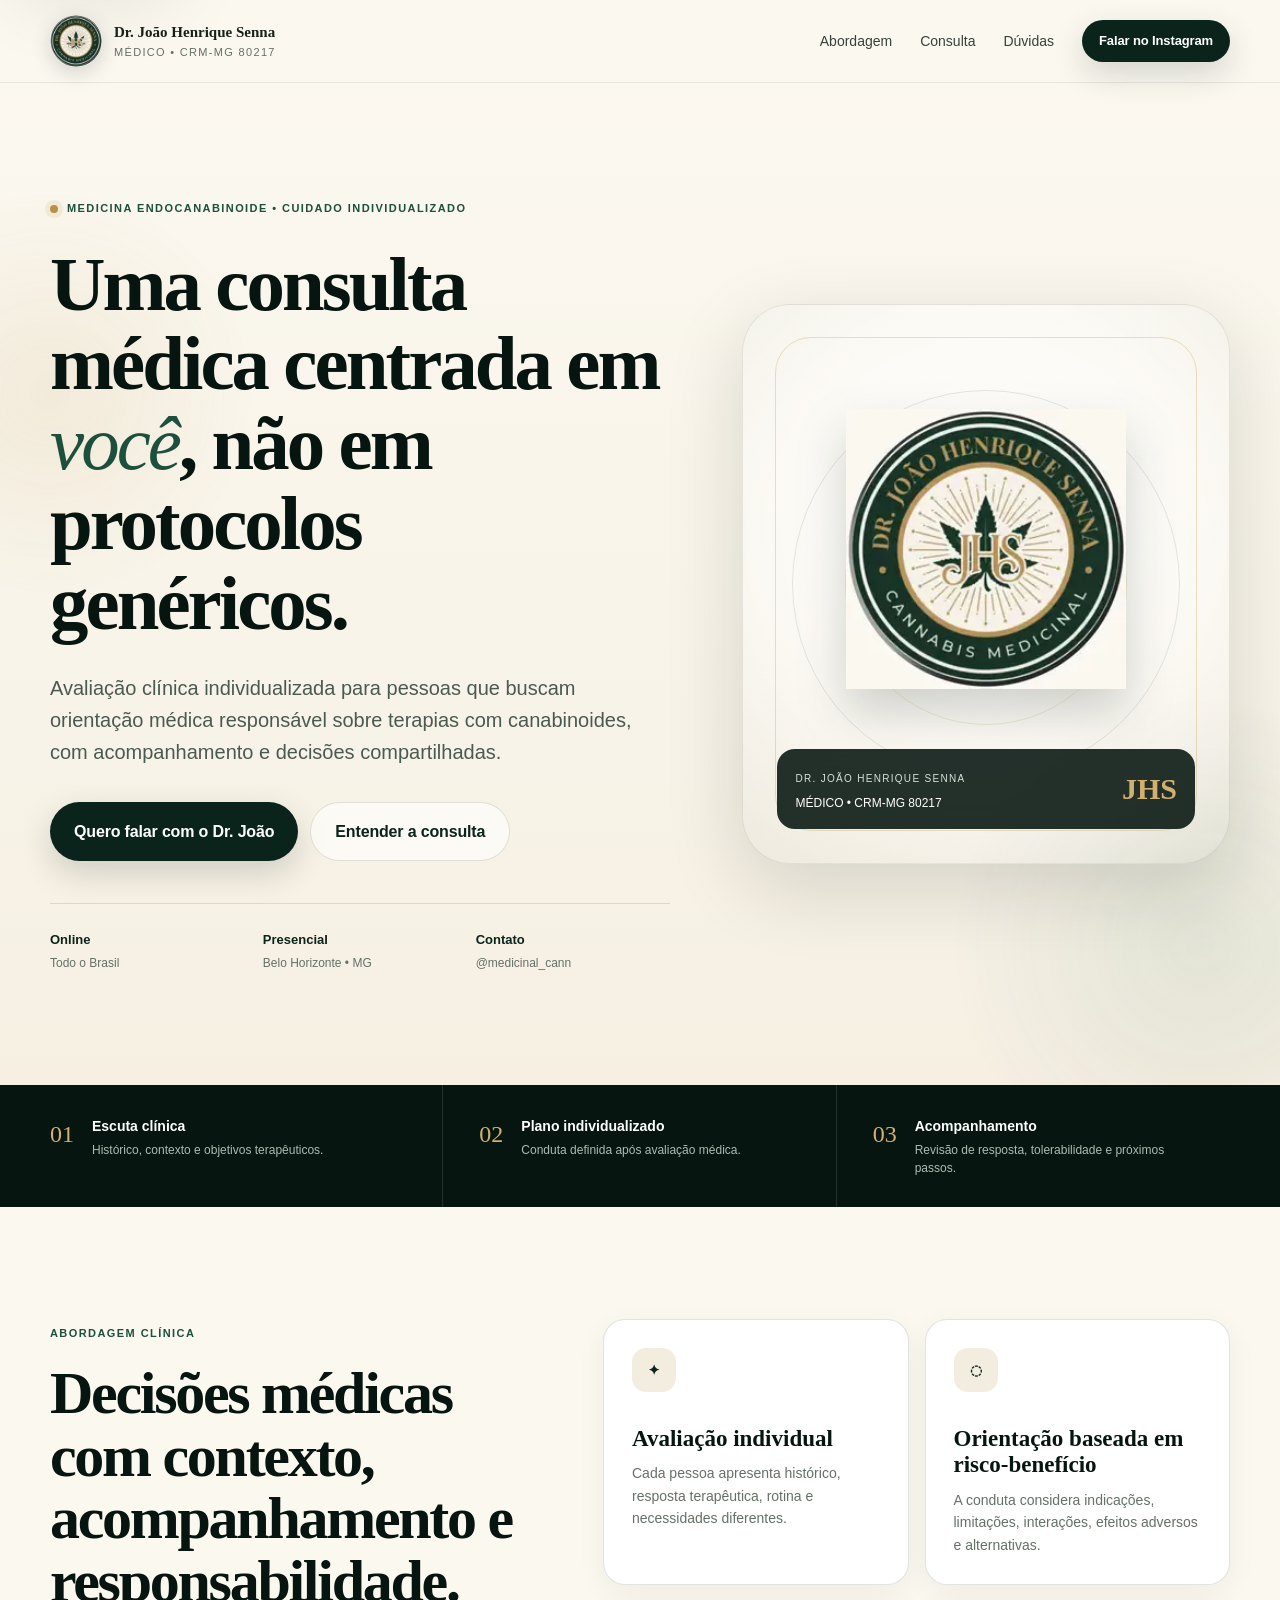
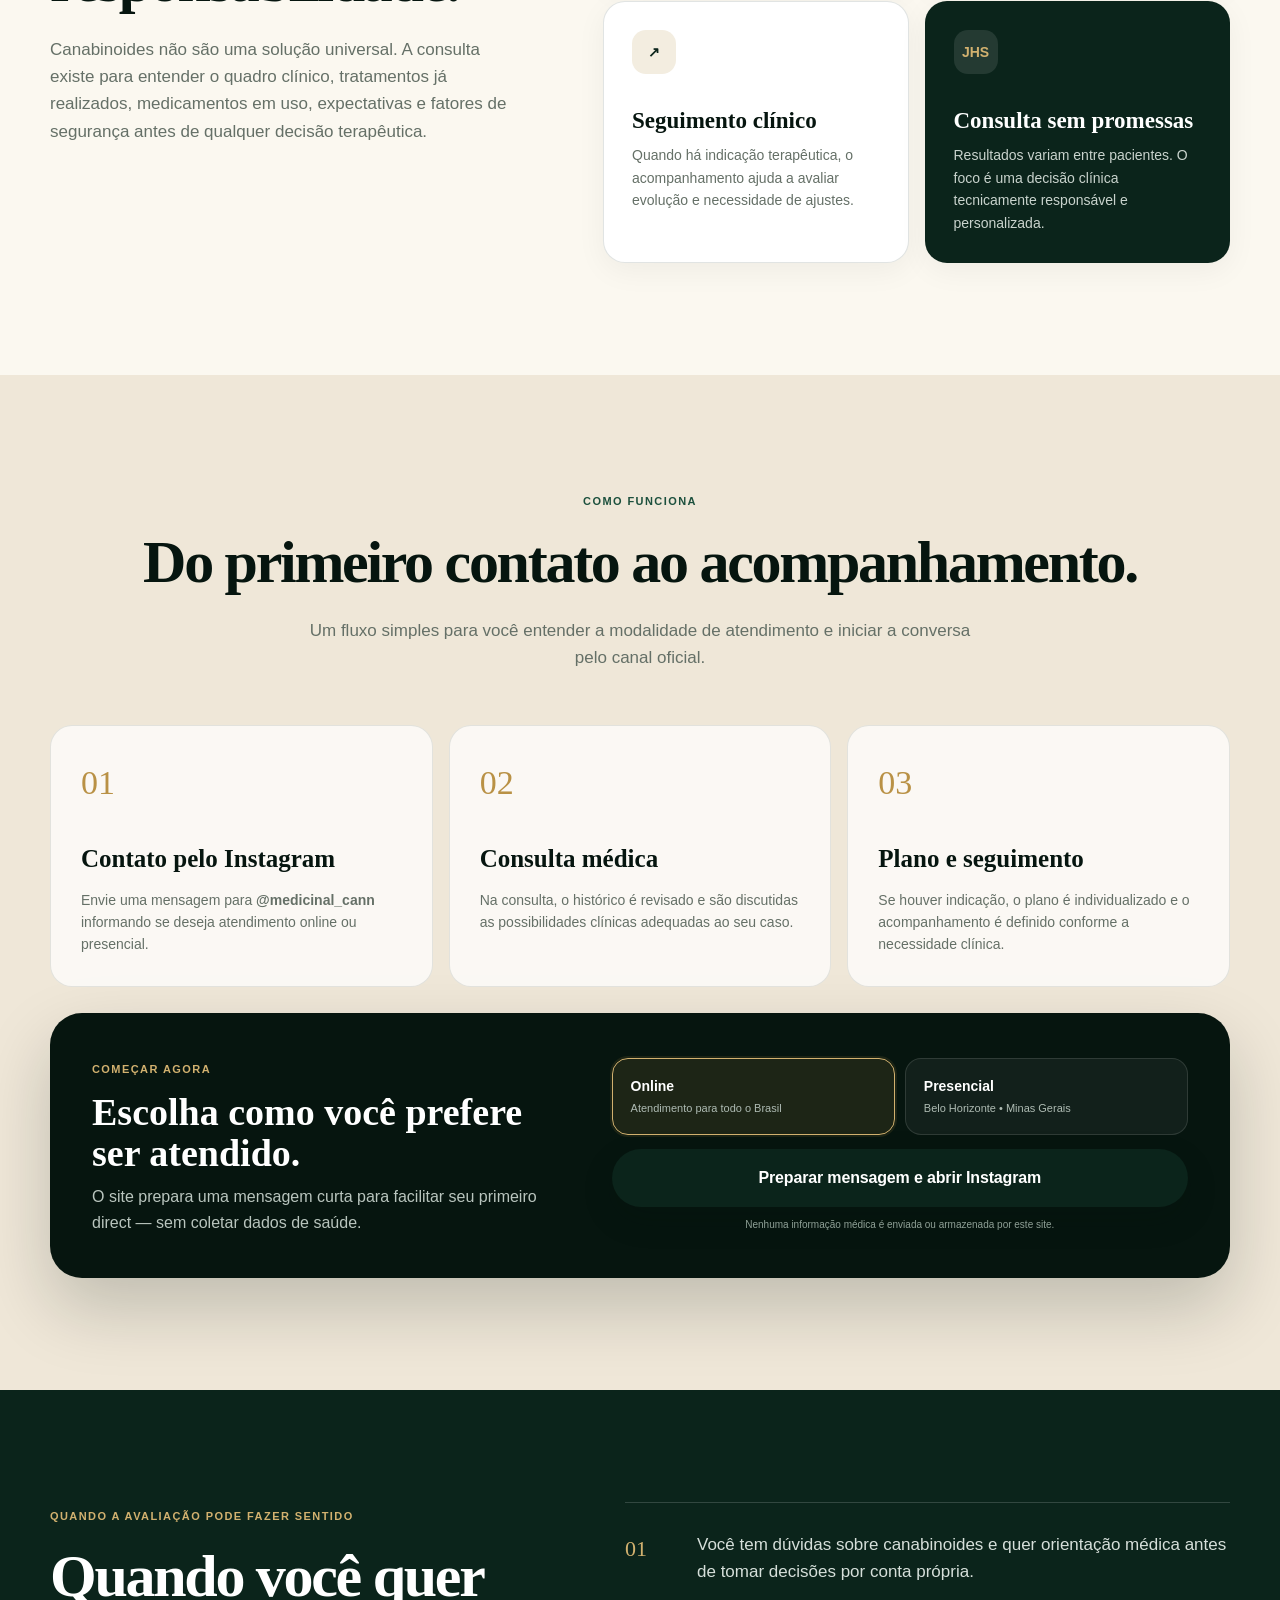
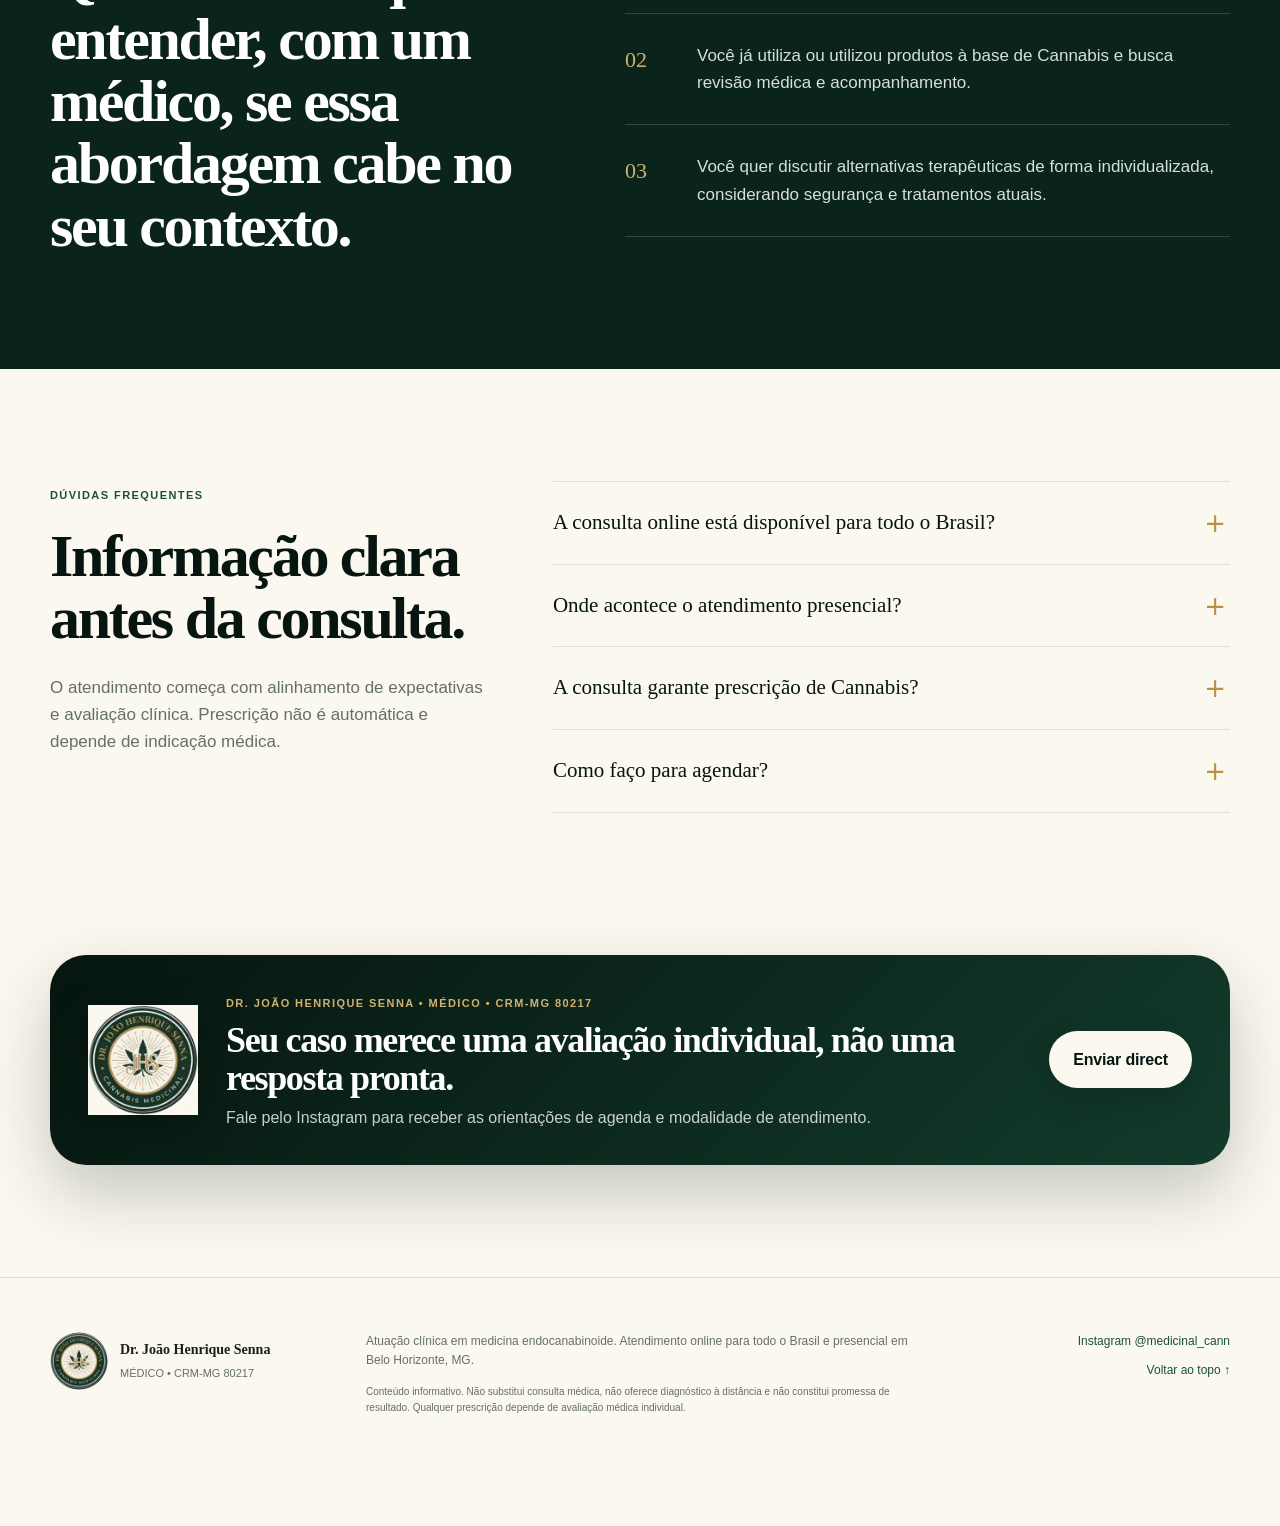
<file: index.html>
<!doctype html>
<html lang="pt-BR">
<head>
  <meta charset="utf-8" />
  <meta name="viewport" content="width=device-width, initial-scale=1" />
  <meta name="theme-color" content="#0b241b" />
  <meta name="color-scheme" content="light" />
  <title>Dr. João Henrique Senna | Medicina Endocanabinoide | CRM-MG 80217</title>
  <meta name="description" content="Atendimento médico individualizado em medicina endocanabinoide. Consultas online para todo o Brasil e atendimento presencial em Belo Horizonte, Minas Gerais." />
  <meta name="robots" content="index,follow,max-image-preview:large" />
  <link rel="canonical" href="https://az1nn.github.io/dr-jhs/" />
  <meta property="og:type" content="website" />
  <meta property="og:locale" content="pt_BR" />
  <meta property="og:title" content="Dr. João Henrique Senna | JHS" />
  <meta property="og:description" content="Atendimento médico individualizado em medicina endocanabinoide, online em todo o Brasil e presencial em Belo Horizonte." />
  <meta property="og:url" content="https://az1nn.github.io/dr-jhs/" />
  <meta property="og:image" content="https://az1nn.github.io/dr-jhs/assets/logo-jhs.webp" />
  <meta name="twitter:card" content="summary_large_image" />
  <meta name="twitter:title" content="Dr. João Henrique Senna | JHS" />
  <meta name="twitter:description" content="Atendimento médico individualizado em medicina endocanabinoide, online em todo o Brasil e presencial em Belo Horizonte." />
  <meta name="twitter:image" content="https://az1nn.github.io/dr-jhs/assets/logo-jhs.webp" />
  <link rel="icon" href="assets/logo-jhs.webp" type="image/webp" />
  <link rel="apple-touch-icon" href="assets/logo-jhs.webp" />
  <link rel="stylesheet" href="styles.css" />

  <script type="application/ld+json">
  {
    "@context": "https://schema.org",
    "@type": "Physician",
    "name": "Dr. João Henrique Senna",
    "url": "https://az1nn.github.io/dr-jhs/",
    "image": "https://az1nn.github.io/dr-jhs/assets/logo-jhs.webp",
    "medicalSpecialty": "GeneralPractice",
    "description": "Atuação clínica em medicina endocanabinoide, com atendimento online e presencial em Belo Horizonte.",
    "areaServed": ["BR", "Belo Horizonte - MG"],
    "sameAs": ["https://www.instagram.com/medicinal_cann/"]
  }
  </script>
</head>
<body>
  <a class="skip-link" href="#conteudo">Ir para o conteúdo</a>

  <header class="site-header" id="inicio">
    <div class="container nav-wrap">
      <a class="brand" href="#inicio" aria-label="Dr. João Henrique Senna — início">
        <img src="assets/logo-jhs.webp" width="52" height="52" alt="Logo JHS Cannabis Medicinal" />
        <span>
          <strong>Dr. João Henrique Senna</strong>
          <small>MÉDICO • CRM-MG 80217</small>
        </span>
      </a>
      <nav class="desktop-nav" aria-label="Navegação principal">
        <a href="#abordagem">Abordagem</a>
        <a href="#consulta">Consulta</a>
        <a href="#duvidas">Dúvidas</a>
      </nav>
      <a class="button button-sm button-primary js-instagram" href="https://ig.me/m/medicinal_cann" target="_blank" rel="noopener noreferrer" data-cta="header">Falar no Instagram</a>
    </div>
  </header>

  <main id="conteudo">
    <section class="hero section-pad">
      <div class="hero-glow hero-glow-a" aria-hidden="true"></div>
      <div class="hero-glow hero-glow-b" aria-hidden="true"></div>
      <div class="container hero-grid">
        <div class="hero-copy reveal">
          <div class="eyebrow"><span class="dot"></span> Medicina endocanabinoide • cuidado individualizado</div>
          <h1>Uma consulta médica centrada em <em>você</em>, não em protocolos genéricos.</h1>
          <p class="hero-lead">Avaliação clínica individualizada para pessoas que buscam orientação médica responsável sobre terapias com canabinoides, com acompanhamento e decisões compartilhadas.</p>
          <div class="hero-actions">
            <a class="button button-primary button-lg js-instagram" href="https://ig.me/m/medicinal_cann" target="_blank" rel="noopener noreferrer" data-cta="hero">Quero falar com o Dr. João</a>
            <a class="button button-ghost button-lg" href="#consulta">Entender a consulta</a>
          </div>
          <div class="trust-row" aria-label="Informações de atendimento">
            <div><strong>Online</strong><span>Todo o Brasil</span></div>
            <div><strong>Presencial</strong><span>Belo Horizonte • MG</span></div>
            <div><strong>Contato</strong><span>@medicinal_cann</span></div>
          </div>
        </div>

        <div class="hero-card reveal" aria-label="Identidade Dr. João Henrique Senna">
          <div class="hero-card-orbit orbit-one" aria-hidden="true"></div>
          <div class="hero-card-orbit orbit-two" aria-hidden="true"></div>
          <img class="hero-logo" src="assets/logo-jhs.webp" alt="JHS Cannabis Medicinal — Dr. João Henrique Senna" width="720" height="720" />
          <div class="hero-card-meta">
            <span>DR. JOÃO HENRIQUE SENNA</span>
            <strong>JHS</strong>
            <small>MÉDICO • CRM-MG 80217</small>
          </div>
        </div>
      </div>
    </section>

    <section class="cred-strip" aria-label="Diferenciais de atendimento">
      <div class="container cred-grid">
        <div class="cred-item"><span>01</span><div><strong>Escuta clínica</strong><small>Histórico, contexto e objetivos terapêuticos.</small></div></div>
        <div class="cred-item"><span>02</span><div><strong>Plano individualizado</strong><small>Conduta definida após avaliação médica.</small></div></div>
        <div class="cred-item"><span>03</span><div><strong>Acompanhamento</strong><small>Revisão de resposta, tolerabilidade e próximos passos.</small></div></div>
      </div>
    </section>

    <section class="section-pad" id="abordagem">
      <div class="container split-grid">
        <div class="section-heading reveal">
          <span class="kicker">Abordagem clínica</span>
          <h2>Decisões médicas com contexto, acompanhamento e responsabilidade.</h2>
          <p>Canabinoides não são uma solução universal. A consulta existe para entender o quadro clínico, tratamentos já realizados, medicamentos em uso, expectativas e fatores de segurança antes de qualquer decisão terapêutica.</p>
        </div>
        <div class="principles-grid reveal">
          <article class="principle-card">
            <span class="icon">✦</span>
            <h3>Avaliação individual</h3>
            <p>Cada pessoa apresenta histórico, resposta terapêutica, rotina e necessidades diferentes.</p>
          </article>
          <article class="principle-card">
            <span class="icon">◌</span>
            <h3>Orientação baseada em risco-benefício</h3>
            <p>A conduta considera indicações, limitações, interações, efeitos adversos e alternativas.</p>
          </article>
          <article class="principle-card">
            <span class="icon">↗</span>
            <h3>Seguimento clínico</h3>
            <p>Quando há indicação terapêutica, o acompanhamento ajuda a avaliar evolução e necessidade de ajustes.</p>
          </article>
          <article class="principle-card highlight-card">
            <span class="icon">JHS</span>
            <h3>Consulta sem promessas</h3>
            <p>Resultados variam entre pacientes. O foco é uma decisão clínica tecnicamente responsável e personalizada.</p>
          </article>
        </div>
      </div>
    </section>

    <section class="section-pad process-section" id="consulta">
      <div class="container">
        <div class="section-heading centered reveal">
          <span class="kicker">Como funciona</span>
          <h2>Do primeiro contato ao acompanhamento.</h2>
          <p>Um fluxo simples para você entender a modalidade de atendimento e iniciar a conversa pelo canal oficial.</p>
        </div>

        <div class="process-grid reveal">
          <article class="process-card"><span>01</span><h3>Contato pelo Instagram</h3><p>Envie uma mensagem para <strong>@medicinal_cann</strong> informando se deseja atendimento online ou presencial.</p></article>
          <article class="process-card"><span>02</span><h3>Consulta médica</h3><p>Na consulta, o histórico é revisado e são discutidas as possibilidades clínicas adequadas ao seu caso.</p></article>
          <article class="process-card"><span>03</span><h3>Plano e seguimento</h3><p>Se houver indicação, o plano é individualizado e o acompanhamento é definido conforme a necessidade clínica.</p></article>
        </div>

        <div class="conversion-card reveal">
          <div>
            <span class="kicker">Começar agora</span>
            <h3>Escolha como você prefere ser atendido.</h3>
            <p>O site prepara uma mensagem curta para facilitar seu primeiro direct — sem coletar dados de saúde.</p>
          </div>
          <form class="lead-assist" id="leadAssist">
            <fieldset>
              <legend class="sr-only">Modalidade de consulta</legend>
              <label class="choice"><input type="radio" name="modalidade" value="online" checked><span><strong>Online</strong><small>Atendimento para todo o Brasil</small></span></label>
              <label class="choice"><input type="radio" name="modalidade" value="presencial"><span><strong>Presencial</strong><small>Belo Horizonte • Minas Gerais</small></span></label>
            </fieldset>
            <button class="button button-primary button-lg" type="submit">Preparar mensagem e abrir Instagram</button>
            <small class="privacy-note">Nenhuma informação médica é enviada ou armazenada por este site.</small>
          </form>
        </div>
      </div>
    </section>

    <section class="section-pad audience-section">
      <div class="container audience-grid">
        <div class="section-heading reveal">
          <span class="kicker">Quando a avaliação pode fazer sentido</span>
          <h2>Quando você quer entender, com um médico, se essa abordagem cabe no seu contexto.</h2>
        </div>
        <div class="audience-list reveal">
          <div><span>01</span><p>Você tem dúvidas sobre canabinoides e quer orientação médica antes de tomar decisões por conta própria.</p></div>
          <div><span>02</span><p>Você já utiliza ou utilizou produtos à base de Cannabis e busca revisão médica e acompanhamento.</p></div>
          <div><span>03</span><p>Você quer discutir alternativas terapêuticas de forma individualizada, considerando segurança e tratamentos atuais.</p></div>
        </div>
      </div>
    </section>

    <section class="section-pad faq-section" id="duvidas">
      <div class="container faq-grid">
        <div class="section-heading reveal">
          <span class="kicker">Dúvidas frequentes</span>
          <h2>Informação clara antes da consulta.</h2>
          <p>O atendimento começa com alinhamento de expectativas e avaliação clínica. Prescrição não é automática e depende de indicação médica.</p>
        </div>
        <div class="faq-list reveal">
          <details><summary>A consulta online está disponível para todo o Brasil?</summary><p>Sim. O atendimento informado pelo consultório inclui modalidade online para pacientes em todo o Brasil.</p></details>
          <details><summary>Onde acontece o atendimento presencial?</summary><p>O atendimento presencial é realizado em Belo Horizonte, Minas Gerais. Detalhes de agenda e local são informados pelo Instagram.</p></details>
          <details><summary>A consulta garante prescrição de Cannabis?</summary><p>Não. Toda prescrição depende de avaliação médica individual, análise de indicação, riscos, benefícios, contraindicações e contexto clínico.</p></details>
          <details><summary>Como faço para agendar?</summary><p>O canal de atendimento é o direct do Instagram <strong>@medicinal_cann</strong>. Use qualquer botão “Falar no Instagram” desta página.</p></details>
        </div>
      </div>
    </section>

    <section class="final-cta section-pad">
      <div class="container final-cta-card reveal">
        <img src="assets/logo-jhs.webp" width="110" height="110" alt="" aria-hidden="true" />
        <div>
          <span class="kicker">Dr. João Henrique Senna • MÉDICO • CRM-MG 80217</span>
          <h2>Seu caso merece uma avaliação individual, não uma resposta pronta.</h2>
          <p>Fale pelo Instagram para receber as orientações de agenda e modalidade de atendimento.</p>
        </div>
        <a class="button button-light button-lg js-instagram" href="https://ig.me/m/medicinal_cann" target="_blank" rel="noopener noreferrer" data-cta="final">Enviar direct</a>
      </div>
    </section>
  </main>

  <footer class="site-footer">
    <div class="container footer-grid">
      <div class="footer-brand">
        <img src="assets/logo-jhs.webp" width="58" height="58" alt="Logo JHS" />
        <div><strong>Dr. João Henrique Senna</strong><span>MÉDICO • CRM-MG 80217</span></div>
      </div>
      <div class="footer-copy">
        <p>Atuação clínica em medicina endocanabinoide. Atendimento online para todo o Brasil e presencial em Belo Horizonte, MG.</p>
        <p class="disclaimer">Conteúdo informativo. Não substitui consulta médica, não oferece diagnóstico à distância e não constitui promessa de resultado. Qualquer prescrição depende de avaliação médica individual.</p>
      </div>
      <div class="footer-links">
        <a href="https://www.instagram.com/medicinal_cann/" target="_blank" rel="noopener noreferrer">Instagram @medicinal_cann</a>
        <a href="#inicio">Voltar ao topo ↑</a>
      </div>
    </div>
  </footer>

  <div class="mobile-cta" aria-label="Ação rápida">
    <a class="button button-primary js-instagram" href="https://ig.me/m/medicinal_cann" target="_blank" rel="noopener noreferrer" data-cta="mobile-sticky">Falar no Instagram</a>
  </div>

  <div class="toast" id="toast" role="status" aria-live="polite"></div>
  <script src="script.js" defer></script>
</body>
</html>
</file>
<file: styles.css>
:root {
  --forest-950:#06150f;
  --forest-900:#0b241b;
  --forest-850:#0f2d22;
  --forest-800:#123b2c;
  --forest-700:#1c503d;
  --gold-500:#b99145;
  --gold-400:#d2b16f;
  --cream-50:#fbf8f0;
  --cream-100:#f3ede0;
  --ink:#172019;
  --muted:#657067;
  --line:rgba(11,36,27,.12);
  --shadow:0 24px 80px rgba(6,21,15,.14);
  --radius-xl:32px;
  --radius-lg:22px;
  --container:1180px;
}
*{box-sizing:border-box}
html{scroll-behavior:smooth}
body{margin:0;background:var(--cream-50);color:var(--ink);font-family:Inter,-apple-system,BlinkMacSystemFont,"Segoe UI",sans-serif;line-height:1.6;-webkit-font-smoothing:antialiased}
img{max-width:100%;display:block}
a{color:inherit;text-decoration:none}
button,input{font:inherit}
.container{width:min(calc(100% - 40px),var(--container));margin-inline:auto}
.section-pad{padding:112px 0}
.skip-link{position:fixed;left:16px;top:-80px;z-index:999;background:#fff;padding:10px 14px;border-radius:12px;box-shadow:var(--shadow)}
.skip-link:focus{top:16px}
.sr-only{position:absolute!important;width:1px;height:1px;padding:0;margin:-1px;overflow:hidden;clip:rect(0,0,0,0);white-space:nowrap;border:0}
.site-header{position:sticky;top:0;z-index:50;background:rgba(251,248,240,.84);backdrop-filter:blur(18px);border-bottom:1px solid rgba(11,36,27,.08)}
.nav-wrap{height:82px;display:flex;align-items:center;justify-content:space-between;gap:28px}
.brand{display:flex;align-items:center;gap:12px;min-width:240px}.brand img{border-radius:50%;box-shadow:0 6px 20px rgba(6,21,15,.16)}.brand span{display:flex;flex-direction:column;line-height:1.15}.brand strong{font-family:Georgia,serif;font-size:15px}.brand small{font-size:11px;letter-spacing:.12em;text-transform:uppercase;color:var(--muted);margin-top:5px}
.desktop-nav{display:flex;gap:28px;margin-left:auto}.desktop-nav a{font-size:14px;color:#35423a}.desktop-nav a:hover{color:var(--forest-700)}
.button{display:inline-flex;align-items:center;justify-content:center;gap:10px;border:0;border-radius:999px;padding:13px 20px;font-weight:750;letter-spacing:-.01em;cursor:pointer;transition:transform .18s ease,box-shadow .18s ease,background .18s ease}.button:hover{transform:translateY(-2px)}.button:focus-visible{outline:3px solid rgba(185,145,69,.35);outline-offset:3px}.button-primary{background:var(--forest-900);color:#fff;box-shadow:0 12px 32px rgba(6,21,15,.16)}.button-primary:hover{background:var(--forest-800);box-shadow:0 16px 36px rgba(6,21,15,.22)}.button-ghost{background:rgba(255,255,255,.58);border:1px solid var(--line);color:var(--forest-900)}.button-light{background:var(--cream-50);color:var(--forest-950);box-shadow:0 12px 32px rgba(0,0,0,.15)}.button-lg{padding:16px 24px;min-height:56px}.button-sm{padding:11px 17px;font-size:13px}
.hero{position:relative;overflow:hidden;background:linear-gradient(180deg,#fbf8f0 0%,#f6f0e3 100%)}.hero-grid{display:grid;grid-template-columns:minmax(0,1.12fr) minmax(360px,.88fr);gap:72px;align-items:center;min-height:650px;position:relative}.hero-copy{position:relative;z-index:2}.eyebrow,.kicker{display:inline-flex;align-items:center;gap:9px;text-transform:uppercase;font-weight:800;letter-spacing:.13em;font-size:11px;color:var(--forest-700)}.dot{width:8px;height:8px;border-radius:50%;background:var(--gold-500);box-shadow:0 0 0 5px rgba(185,145,69,.12)}h1,h2{font-family:Georgia,"Times New Roman",serif;line-height:1.04;letter-spacing:-.038em;color:var(--forest-950);margin:0}h1{font-size:clamp(48px,6vw,78px);max-width:800px;margin-top:24px}h1 em{font-weight:400;color:var(--forest-700)}.hero-lead{font-size:20px;line-height:1.6;color:#4b5a50;max-width:700px;margin:28px 0 0}.hero-actions{display:flex;flex-wrap:wrap;gap:12px;margin-top:34px}.trust-row{display:grid;grid-template-columns:repeat(3,1fr);gap:18px;margin-top:42px;padding-top:26px;border-top:1px solid var(--line);max-width:760px}.trust-row div{display:flex;flex-direction:column;gap:3px}.trust-row strong{font-size:13px;color:var(--forest-900)}.trust-row span{font-size:12px;color:var(--muted)}
.hero-card{position:relative;display:grid;place-items:center;min-height:560px;padding:48px 42px 118px;border-radius:48px;background:radial-gradient(circle at 50% 42%,rgba(255,255,255,.95),rgba(255,255,255,.46) 55%,rgba(11,36,27,.04));border:1px solid rgba(11,36,27,.09);box-shadow:var(--shadow);overflow:hidden}.hero-logo{width:clamp(280px,68%,370px);height:auto;aspect-ratio:1/1;object-fit:contain;filter:drop-shadow(0 24px 24px rgba(6,21,15,.18));position:relative;z-index:2}.hero-card:before{content:"";position:absolute;inset:32px;border:1px solid rgba(185,145,69,.28);border-radius:36px}.hero-card-orbit{position:absolute;border:1px solid rgba(11,36,27,.10);border-radius:50%;aspect-ratio:1}.orbit-one{width:80%;}.orbit-two{width:58%;border-color:rgba(185,145,69,.18)}.hero-card-meta{position:absolute;z-index:3;bottom:34px;left:34px;right:34px;display:grid;grid-template-columns:1fr auto;gap:2px 12px;align-items:end;padding:16px 18px;border-radius:18px;background:rgba(6,21,15,.88);color:#fff;backdrop-filter:blur(10px)}.hero-card-meta span{grid-column:1;font-size:10px;letter-spacing:.13em;color:#d8dfda}.hero-card-meta strong{grid-column:2;grid-row:1/3;font-family:Georgia,serif;font-size:30px;color:var(--gold-400)}.hero-card-meta small{font-size:12px;color:#fff}.hero-glow{position:absolute;border-radius:50%;filter:blur(4px);opacity:.8}.hero-glow-a{width:420px;height:420px;background:radial-gradient(circle,rgba(185,145,69,.14),transparent 70%);left:-160px;top:10%}.hero-glow-b{width:520px;height:520px;background:radial-gradient(circle,rgba(20,91,66,.11),transparent 70%);right:-180px;bottom:-120px}
.cred-strip{background:var(--forest-950);color:#fff}.cred-grid{display:grid;grid-template-columns:repeat(3,1fr)}.cred-item{display:flex;gap:18px;padding:30px 36px;border-right:1px solid rgba(255,255,255,.12)}.cred-item:first-child{padding-left:0}.cred-item:last-child{border-right:0}.cred-item>span{font-family:Georgia,serif;color:var(--gold-400);font-size:24px}.cred-item div{display:flex;flex-direction:column;gap:3px}.cred-item strong{font-size:14px}.cred-item small{color:#aebbb3;font-size:12px;line-height:1.5}
.split-grid{display:grid;grid-template-columns:.86fr 1.14fr;gap:80px;align-items:start}.section-heading h2{font-size:clamp(38px,4.8vw,60px);margin-top:18px}.section-heading p{color:var(--muted);font-size:17px;max-width:680px;margin:24px 0 0}.principles-grid{display:grid;grid-template-columns:repeat(2,1fr);gap:16px}.principle-card{min-height:250px;padding:28px;border-radius:var(--radius-lg);background:#fff;border:1px solid var(--line);box-shadow:0 8px 30px rgba(6,21,15,.05)}.principle-card .icon{display:grid;place-items:center;width:44px;height:44px;border-radius:14px;background:var(--cream-100);color:var(--forest-900);font-size:14px;font-weight:850}.principle-card h3{font-family:Georgia,serif;font-size:23px;line-height:1.15;margin:34px 0 10px;color:var(--forest-950)}.principle-card p{font-size:14px;color:var(--muted);margin:0}.highlight-card{background:var(--forest-900);color:#fff}.highlight-card .icon{background:rgba(255,255,255,.1);color:var(--gold-400)}.highlight-card h3{color:#fff}.highlight-card p{color:#c9d3cd}
.process-section{background:#efe7d8}.centered{text-align:center;margin:0 auto 54px}.centered p{margin-inline:auto}.process-grid{display:grid;grid-template-columns:repeat(3,1fr);gap:16px}.process-card{background:rgba(255,255,255,.72);border:1px solid rgba(11,36,27,.1);border-radius:var(--radius-lg);padding:30px}.process-card>span{font-family:Georgia,serif;font-size:34px;color:var(--gold-500)}.process-card h3{font-family:Georgia,serif;font-size:25px;margin:28px 0 10px;color:var(--forest-950)}.process-card p{margin:0;color:var(--muted);font-size:14px}.conversion-card{margin-top:26px;background:var(--forest-950);border-radius:var(--radius-xl);padding:42px;display:grid;grid-template-columns:.9fr 1.1fr;gap:48px;align-items:center;color:#fff;box-shadow:0 30px 70px rgba(6,21,15,.2)}.conversion-card .kicker{color:var(--gold-400)}.conversion-card h3{font-family:Georgia,serif;font-size:38px;line-height:1.08;margin:12px 0 10px}.conversion-card p{color:#b9c5be;margin:0}.lead-assist fieldset{border:0;padding:0;margin:0 0 14px;display:grid;grid-template-columns:1fr 1fr;gap:10px}.choice{cursor:pointer}.choice input{position:absolute;opacity:0;pointer-events:none}.choice span{display:flex;flex-direction:column;padding:16px 18px;border-radius:16px;border:1px solid rgba(255,255,255,.12);background:rgba(255,255,255,.05);transition:.2s}.choice input:checked+span{border-color:var(--gold-400);background:rgba(185,145,69,.13);box-shadow:0 0 0 2px rgba(185,145,69,.12)}.choice strong{font-size:14px}.choice small{color:#aebbb3;font-size:11px;margin-top:3px}.lead-assist .button{width:100%}.privacy-note{display:block;color:#8fa096;text-align:center;margin-top:10px;font-size:10px}
.audience-section{background:var(--forest-900);color:#fff}.audience-grid{display:grid;grid-template-columns:.9fr 1.1fr;gap:80px;align-items:start}.audience-section h2{color:#fff}.audience-section .kicker{color:var(--gold-400)}.audience-list{border-top:1px solid rgba(255,255,255,.16)}.audience-list>div{display:grid;grid-template-columns:52px 1fr;gap:20px;padding:28px 0;border-bottom:1px solid rgba(255,255,255,.16)}.audience-list span{font-family:Georgia,serif;color:var(--gold-400);font-size:22px}.audience-list p{margin:0;color:#d6dfda;font-size:17px}
.faq-grid{display:grid;grid-template-columns:.78fr 1.22fr;gap:70px;align-items:start}.faq-list{border-top:1px solid var(--line)}details{border-bottom:1px solid var(--line);padding:0}summary{list-style:none;cursor:pointer;font-family:Georgia,serif;font-size:21px;color:var(--forest-950);padding:24px 42px 24px 0;position:relative}summary::-webkit-details-marker{display:none}summary:after{content:"+";position:absolute;right:4px;top:21px;color:var(--gold-500);font-family:system-ui;font-weight:400;font-size:26px}details[open] summary:after{content:"−"}details p{margin:-4px 44px 24px 0;color:var(--muted);font-size:14px}
.final-cta{padding-top:30px}.final-cta-card{display:grid;grid-template-columns:110px 1fr auto;gap:28px;align-items:center;background:linear-gradient(135deg,var(--forest-950),var(--forest-800));border-radius:36px;color:#fff;padding:34px 38px;box-shadow:0 28px 68px rgba(6,21,15,.22)}.final-cta-card img{filter:drop-shadow(0 10px 18px rgba(0,0,0,.25))}.final-cta-card .kicker{color:var(--gold-400)}.final-cta-card h2{color:#fff;font-size:36px;margin:8px 0}.final-cta-card p{margin:0;color:#c8d2cc}
.site-footer{padding:54px 0 110px;border-top:1px solid var(--line)}.footer-grid{display:grid;grid-template-columns:.75fr 1.5fr .75fr;gap:42px;align-items:start}.footer-brand{display:flex;align-items:center;gap:12px}.footer-brand img{border-radius:50%}.footer-brand div{display:flex;flex-direction:column}.footer-brand strong{font-family:Georgia,serif;font-size:14px}.footer-brand span{font-size:11px;color:var(--muted);margin-top:4px}.footer-copy p{margin:0;color:var(--muted);font-size:12px}.footer-copy .disclaimer{margin-top:14px;font-size:10px;line-height:1.6}.footer-links{display:flex;flex-direction:column;align-items:flex-end;gap:10px;font-size:12px;color:var(--forest-700)}
.mobile-cta{display:none}.toast{position:fixed;left:50%;bottom:28px;transform:translate(-50%,20px);opacity:0;pointer-events:none;z-index:100;background:#fff;color:var(--forest-950);box-shadow:var(--shadow);border:1px solid var(--line);border-radius:14px;padding:12px 16px;font-size:12px;transition:.25s}.toast.show{opacity:1;transform:translate(-50%,0)}
.reveal{opacity:1;transform:none}
@media (max-width:980px){.desktop-nav{display:none}.section-pad{padding:86px 0}.hero-grid{grid-template-columns:1fr;gap:44px;min-height:auto}.hero-card{min-height:460px;padding:42px 34px 108px}.hero-logo{width:clamp(250px,54vw,340px)}.split-grid,.audience-grid,.faq-grid{grid-template-columns:1fr;gap:48px}.process-grid{grid-template-columns:1fr}.conversion-card{grid-template-columns:1fr}.final-cta-card{grid-template-columns:88px 1fr}.final-cta-card .button{grid-column:1/-1}.footer-grid{grid-template-columns:1fr 1fr}.footer-copy{grid-column:1/-1;grid-row:2}.footer-links{align-items:flex-start}.cred-item{padding:24px 18px}.cred-item:first-child{padding-left:0}}
@media (max-width:680px){.container{width:min(calc(100% - 28px),var(--container))}.site-header .button-sm{display:none}.nav-wrap{height:70px}.brand img{width:44px;height:44px}.brand strong{font-size:14px}h1{font-size:46px}.hero{padding-top:64px}.hero-lead{font-size:17px}.hero-actions{display:grid}.hero-actions .button{width:100%}.trust-row{grid-template-columns:1fr;gap:12px}.hero-card{min-height:340px;padding:28px 20px 92px;border-radius:28px}.hero-logo{width:min(66vw,238px);max-width:70%}.hero-card-meta{left:18px;right:18px;bottom:18px}.cred-grid{grid-template-columns:1fr}.cred-item,.cred-item:first-child{padding:20px 0;border-right:0;border-bottom:1px solid rgba(255,255,255,.12)}.cred-item:last-child{border-bottom:0}.principles-grid{grid-template-columns:1fr}.principle-card{min-height:auto}.lead-assist fieldset{grid-template-columns:1fr}.conversion-card{padding:28px 22px}.conversion-card h3{font-size:32px}.audience-list>div{grid-template-columns:40px 1fr}.final-cta-card{grid-template-columns:1fr;text-align:left;padding:28px 22px}.final-cta-card img{width:80px}.final-cta-card h2{font-size:32px}.footer-grid{grid-template-columns:1fr}.footer-copy{grid-column:auto;grid-row:auto}.footer-links{align-items:flex-start}.site-footer{padding-bottom:120px}.mobile-cta{display:block;position:fixed;bottom:0;left:0;right:0;z-index:45;padding:10px 14px calc(10px + env(safe-area-inset-bottom));background:rgba(251,248,240,.9);backdrop-filter:blur(14px);border-top:1px solid var(--line)}.mobile-cta .button{width:100%}.toast{bottom:92px;width:calc(100% - 32px);text-align:center}}
@media (prefers-reduced-motion:reduce){html{scroll-behavior:auto}.reveal{opacity:1;transform:none;transition:none}.button{transition:none}}
</file>
